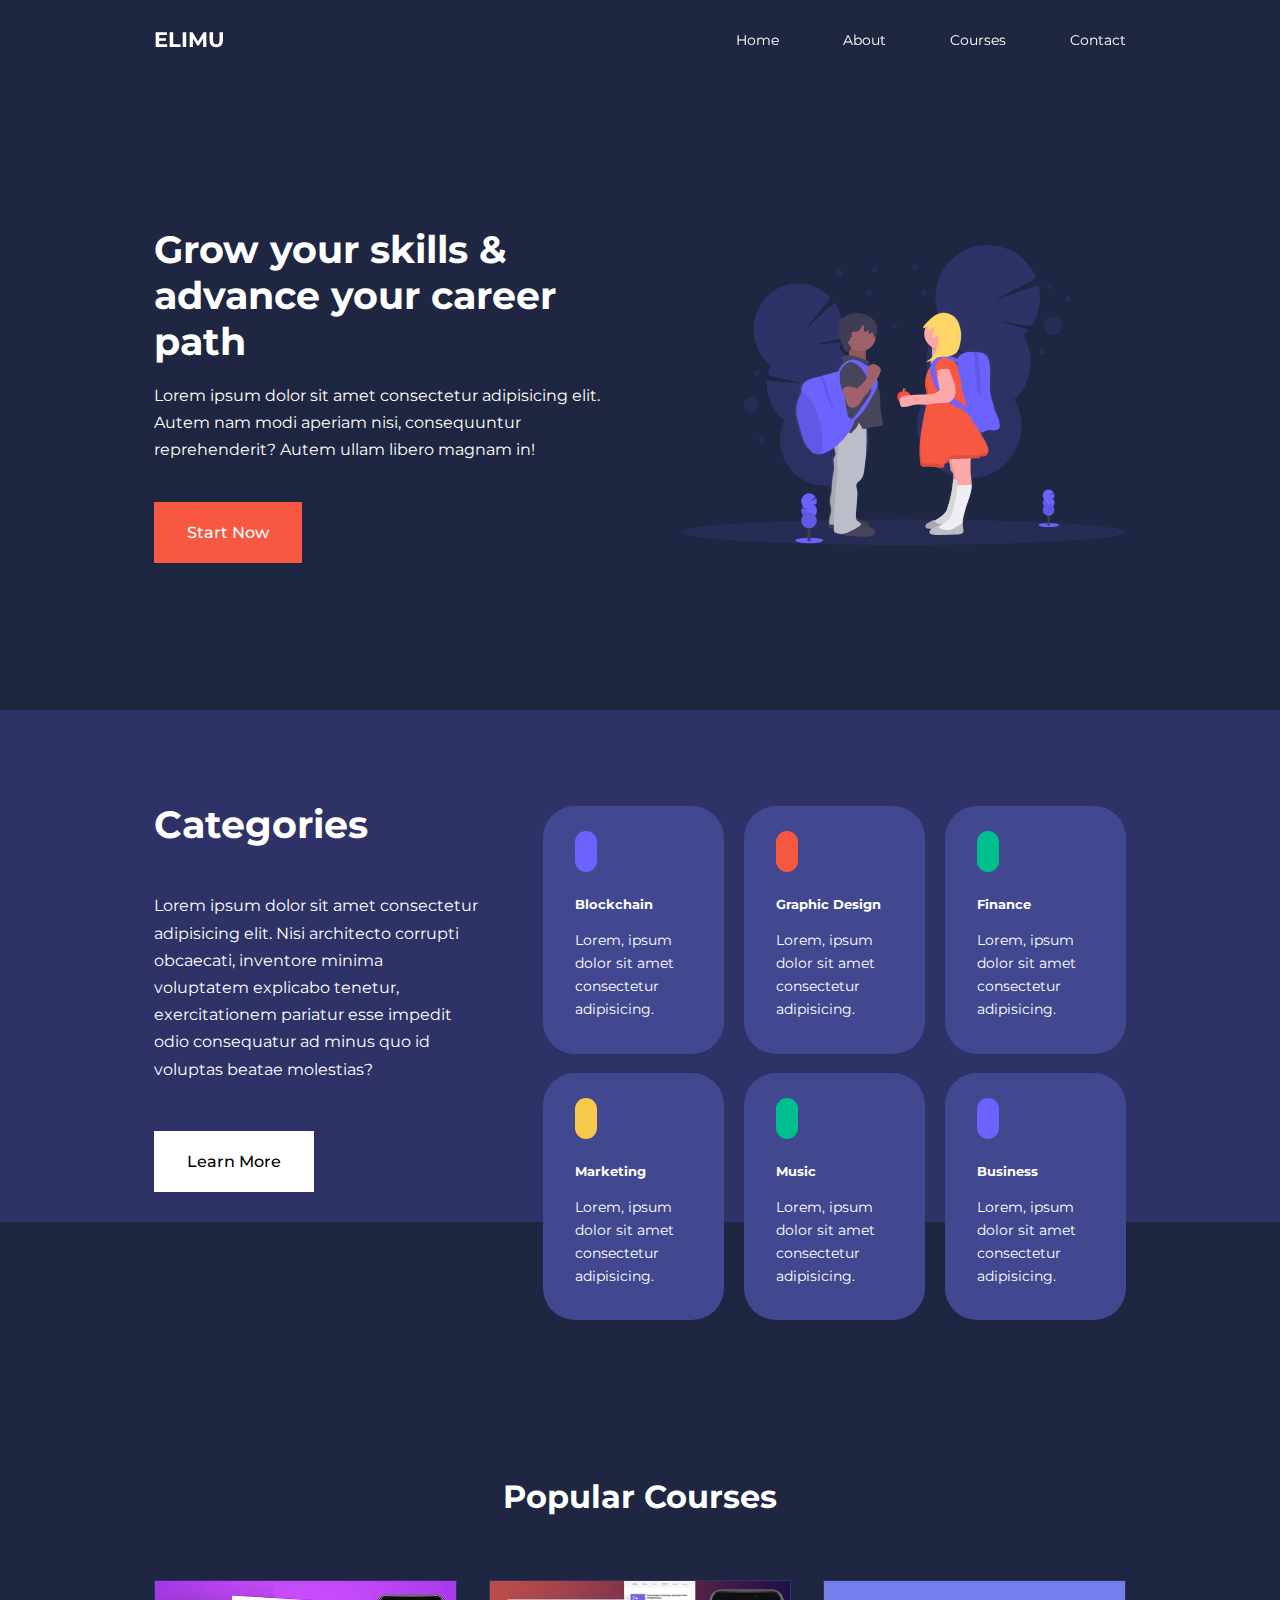
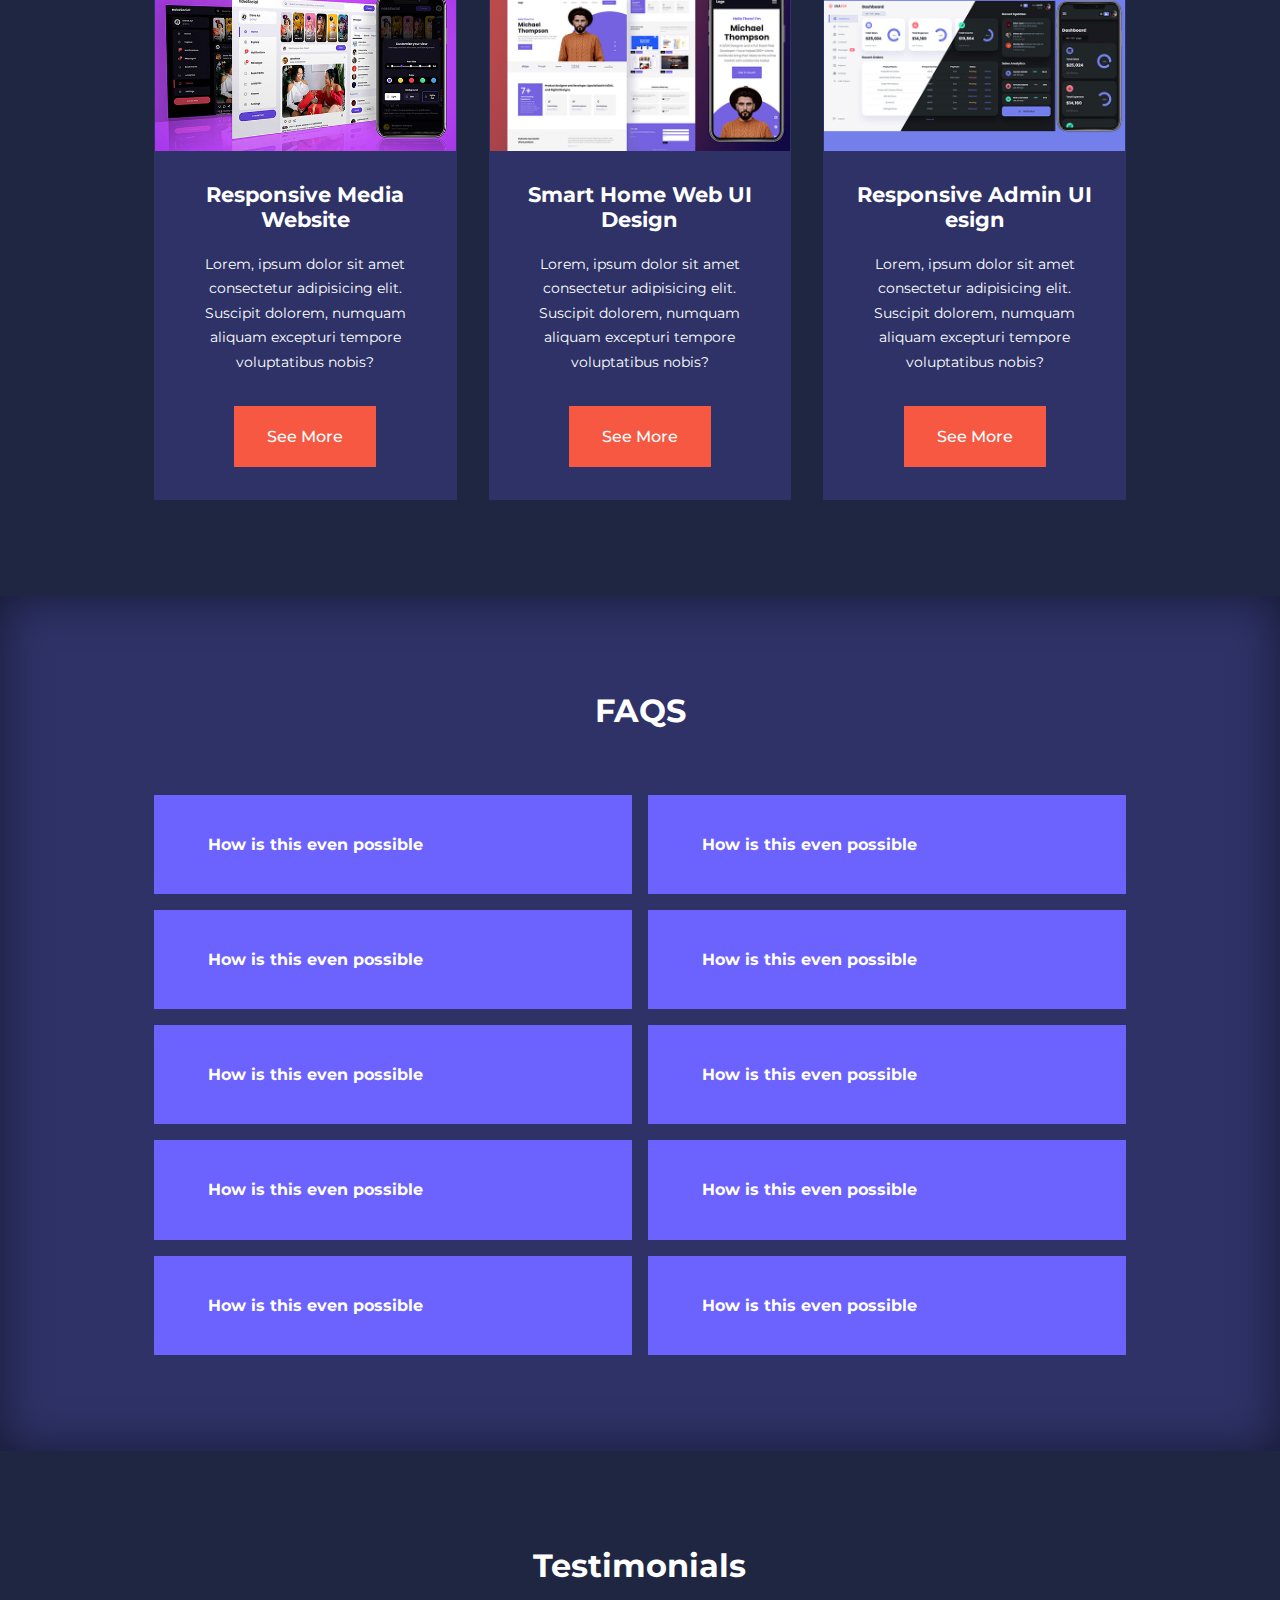
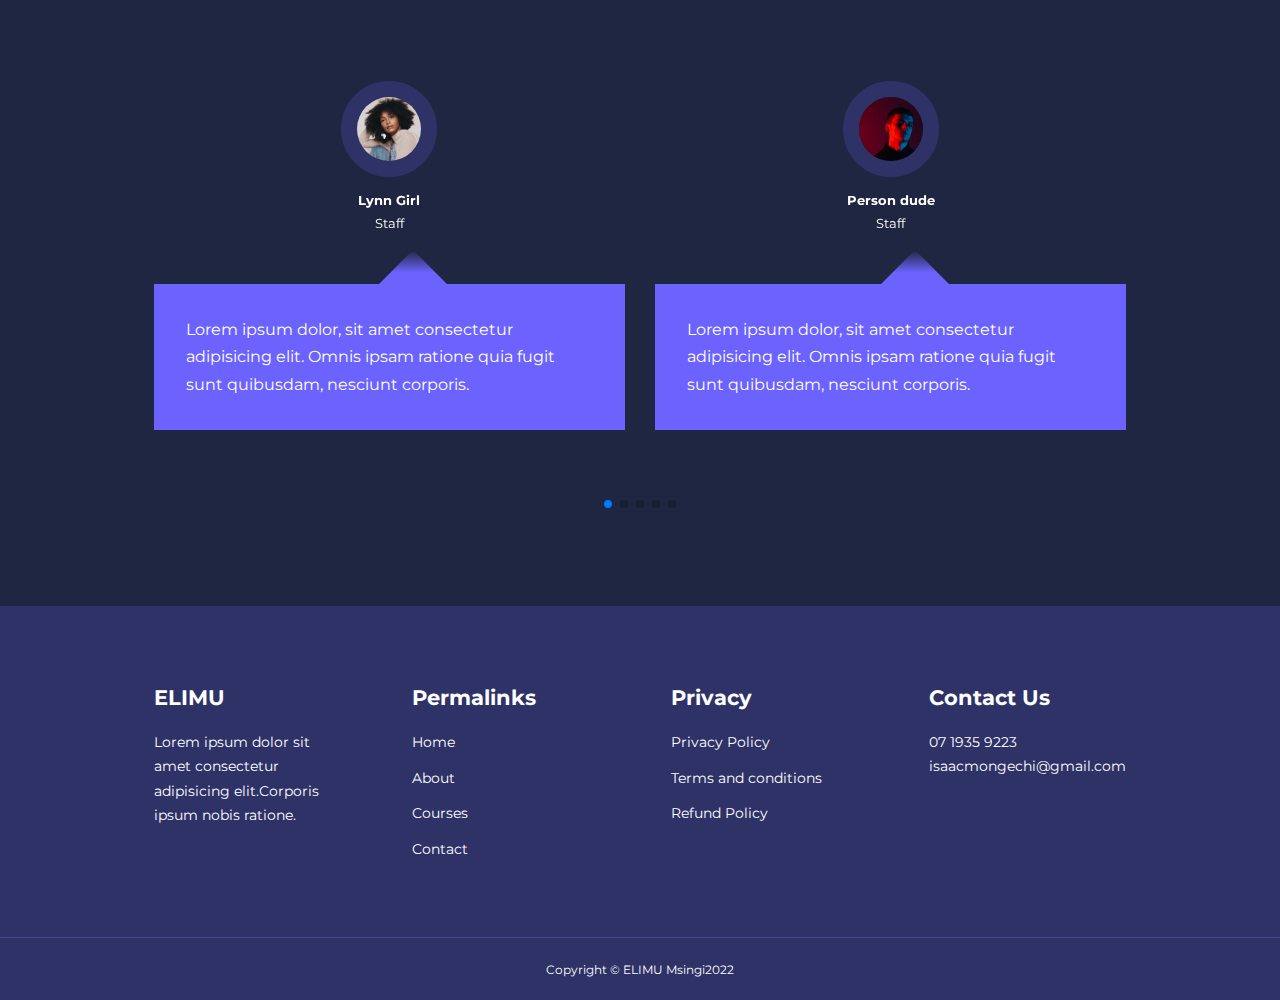
<file: index.html>
<!DOCTYPE html>
<html lang="en">

<head>
    <meta charset="UTF-8">
    <meta http-equiv="X-UA-Compatible" content="IE=edge">
    <meta name="viewport" content="width=device-width, initial-scale=1.0">
    <title>ELIMU</title>
    <!--- ICONSCOUT CDN -->
    <link rel="stylesheet" href="https://unicons.iconscout.com/release/v4.0.0/css/line.css">
    <!--- GOOGLE FONTS -->
    <link rel="preconnect" href="https://fonts.googleapis.com">
    <link rel="preconnect" href="https://fonts.gstatic.com" crossorigin>
    <link href="https://fonts.googleapis.com/css2?family=Montserrat:wght@300;400;500;600;700;800;900&display=swap"
        rel="stylesheet">
    <!--- SWIPERJS CDN -->
    <link rel="stylesheet" href="https://unpkg.com/swiper@8/swiper-bundle.min.css" />
    <link rel="stylesheet" href="./css/style.css">
</head>

<body>
    <nav>
        <div class="container nav__container">
            <a href="index.html">
                <h4>ELIMU</h4>
            </a>
            <ul class="nav__menu">
                <li><a href="index.html">Home</a></li>
                <li><a href="about.html">About</a></li>
                <li><a href="courses.html">Courses</a></li>
                <li><a href="contact.html">Contact</a></li>
            </ul>
            <button id="open-menu-btn"><i class="uil uil-bars"></i></button>
            <button id="close-menu-btn"><i class="uil uil-multiply"></i></button>
        </div>
    </nav>
    <!---- ============= END OF NAVBAR ========== -->





    <header>
        <div class="container header__container">
            <div class="header__left">
                <h1>Grow your skills & advance your career path</h1>
                <p>Lorem ipsum dolor sit amet consectetur adipisicing elit.
                    Autem nam modi aperiam nisi, consequuntur
                    reprehenderit? Autem ullam libero magnam in!
                </p>
                <a href="courses.html" class="btn btn-primary">Start Now</a>
            </div>

            <div class="header__right">
                <div class="header__right-image">
                    <img src="./images/header.svg">
                </div>
            </div>
        </div>
    </header>
    <!--- =============== END OF HEADER ============-->






    <section class="categories">
        <div class=" container categories__container">
            <div class="categories__left">
                <h1>Categories</h1>
                <p>Lorem ipsum dolor sit amet consectetur adipisicing elit. Nisi architecto corrupti obcaecati,
                    inventore minima voluptatem explicabo tenetur, exercitationem pariatur esse impedit odio consequatur
                    ad minus quo id voluptas beatae molestias?
                </p>
                <a href="#" class="btn">Learn More</a>
            </div>

            <div class="categories__right">
                <article class="category">
                    <span class="category__icon"><i class="uil uil-bitcoin-circle"></i></span>
                    <h5>Blockchain</h5>
                    <p>Lorem, ipsum dolor sit amet consectetur adipisicing.</p>
                </article>

                <article class="category">
                    <span class="category__icon"><i class="uil uil-palette"></i></span>
                    <h5>Graphic Design</h5>
                    <p>Lorem, ipsum dolor sit amet consectetur adipisicing.</p>
                </article>

                <article class="category">
                    <span class="category__icon"><i class="uil uil-usd-circle"></i></span>
                    <h5>Finance</h5>
                    <p>Lorem, ipsum dolor sit amet consectetur adipisicing.</p>
                </article>

                <article class="category">
                    <span class="category__icon"><i class="uil uil-megaphone"></i></span>
                    <h5>Marketing</h5>
                    <p>Lorem, ipsum dolor sit amet consectetur adipisicing.</p>
                </article>

                <article class="category">
                    <span class="category__icon"><i class="uil uil-music"></i></span>
                    <h5>Music</h5>
                    <p>Lorem, ipsum dolor sit amet consectetur adipisicing.</p>
                </article>

                <article class="category">
                    <span class="category__icon"><i class="uil uil-puzzle-piece"></i></i></span>
                    <h5>Business</h5>
                    <p>Lorem, ipsum dolor sit amet consectetur adipisicing.</p>
                </article>
            </div>
        </div>
    </section>
    <!--- =================END OF CATEGORIES =================== -->



    <section class="courses">
        <h2>Popular Courses</h2>
        <div class="container courses__container">
            <article class="course">
                <div class="course__image">
                    <img src="./images/course1.jpg">
                </div>
                <div class="course__info">
                    <h4>Responsive Media Website</h4>
                    <p>Lorem, ipsum dolor sit amet consectetur adipisicing elit. Suscipit dolorem, numquam aliquam
                        excepturi
                        tempore voluptatibus nobis?
                    </p>
                    <a href="courses.html" class="btn btn-primary">See More</a>
                </div>
            </article>

            <article class="course">
                <div class="course__image">
                    <img src="./images/course2.jpg">
                </div>
                <div class="course__info">
                    <h4>Smart Home Web UI Design</h4>
                    <p>Lorem, ipsum dolor sit amet consectetur adipisicing elit. Suscipit dolorem, numquam aliquam
                        excepturi
                        tempore voluptatibus nobis?
                    </p>
                    <a href="courses.html" class="btn btn-primary">See More</a>
                </div>
            </article>

            <article class="course">
                <div class="course__image">
                    <img src="./images/course3.jpg">
                </div>
                <div class="course__info">
                    <h4>Responsive Admin UI esign</h4>
                    <p>Lorem, ipsum dolor sit amet consectetur adipisicing elit. Suscipit dolorem, numquam aliquam
                        excepturi
                        tempore voluptatibus nobis?
                    </p>
                    <a href="courses.html" class="btn btn-primary">See More</a>
                </div>
            </article>
        </div>
    </section>
    <!--- =================END OF COURSES =================== -->







    <section class="faqs">
        <h2>FAQS</h2>
        <div class="container faqs__container">
            <article class="faq">
                <div class="faq__icon"><i class="uil uil-plus"></i></div>
                <div class="question__answer">
                    <h4>How is this even possible</h4>
                    <p>
                        Lorem ipsum dolor sit amet consectetur adipisicing elit. Laborum iusto dolore pariatur
                        blanditiis deleniti. Repellat culpa veritatis recusandae tenetur libero doloremque! Sapiente
                        eligendi architecto rerum perferendis iure? Omnis, quam corrupti.
                    </p>
                </div>
            </article>

            <article class="faq">
                <div class="faq__icon"><i class="uil uil-plus"></i></div>
                <div class="question__answer">
                    <h4>How is this even possible</h4>
                    <p>
                        Lorem ipsum dolor sit amet consectetur adipisicing elit. Laborum iusto dolore pariatur
                        blanditiis deleniti. Repellat culpa veritatis recusandae tenetur libero doloremque! Sapiente
                        eligendi architecto rerum perferendis iure? Omnis, quam corrupti.
                    </p>
                </div>
            </article>

            <article class="faq">
                <div class="faq__icon"><i class="uil uil-plus"></i></div>
                <div class="question__answer">
                    <h4>How is this even possible</h4>
                    <p>
                        Lorem ipsum dolor sit amet consectetur adipisicing elit. Laborum iusto dolore pariatur
                        blanditiis deleniti. Repellat culpa veritatis recusandae tenetur libero doloremque! Sapiente
                        eligendi architecto rerum perferendis iure? Omnis, quam corrupti.
                    </p>
                </div>
            </article>

            <article class="faq">
                <div class="faq__icon"><i class="uil uil-plus"></i></div>
                <div class="question__answer">
                    <h4>How is this even possible</h4>
                    <p>
                        Lorem ipsum dolor sit amet consectetur adipisicing elit. Laborum iusto dolore pariatur
                        blanditiis deleniti. Repellat culpa veritatis recusandae tenetur libero doloremque! Sapiente
                        eligendi architecto rerum perferendis iure? Omnis, quam corrupti.
                    </p>
                </div>
            </article>

            <article class="faq">
                <div class="faq__icon"><i class="uil uil-plus"></i></div>
                <div class="question__answer">
                    <h4>How is this even possible</h4>
                    <p>
                        Lorem ipsum dolor sit amet consectetur adipisicing elit. Laborum iusto dolore pariatur
                        blanditiis deleniti. Repellat culpa veritatis recusandae tenetur libero doloremque! Sapiente
                        eligendi architecto rerum perferendis iure? Omnis, quam corrupti.
                    </p>
                </div>
            </article>

            <article class="faq">
                <div class="faq__icon"><i class="uil uil-plus"></i></div>
                <div class="question__answer">
                    <h4>How is this even possible</h4>
                    <p>
                        Lorem ipsum dolor sit amet consectetur adipisicing elit. Laborum iusto dolore pariatur
                        blanditiis deleniti. Repellat culpa veritatis recusandae tenetur libero doloremque! Sapiente
                        eligendi architecto rerum perferendis iure? Omnis, quam corrupti.
                    </p>
                </div>
            </article>

            <article class="faq">
                <div class="faq__icon"><i class="uil uil-plus"></i></div>
                <div class="question__answer">
                    <h4>How is this even possible</h4>
                    <p>
                        Lorem ipsum dolor sit amet consectetur adipisicing elit. Laborum iusto dolore pariatur
                        blanditiis deleniti. Repellat culpa veritatis recusandae tenetur libero doloremque! Sapiente
                        eligendi architecto rerum perferendis iure? Omnis, quam corrupti.
                    </p>
                </div>
            </article>

            <article class="faq">
                <div class="faq__icon"><i class="uil uil-plus"></i></div>
                <div class="question__answer">
                    <h4>How is this even possible</h4>
                    <p>
                        Lorem ipsum dolor sit amet consectetur adipisicing elit. Laborum iusto dolore pariatur
                        blanditiis deleniti. Repellat culpa veritatis recusandae tenetur libero doloremque! Sapiente
                        eligendi architecto rerum perferendis iure? Omnis, quam corrupti.
                    </p>
                </div>
            </article>

            <article class="faq">
                <div class="faq__icon"><i class="uil uil-plus"></i></div>
                <div class="question__answer">
                    <h4>How is this even possible</h4>
                    <p>
                        Lorem ipsum dolor sit amet consectetur adipisicing elit. Laborum iusto dolore pariatur
                        blanditiis deleniti. Repellat culpa veritatis recusandae tenetur libero doloremque! Sapiente
                        eligendi architecto rerum perferendis iure? Omnis, quam corrupti.
                    </p>
                </div>
            </article>

            <article class="faq">
                <div class="faq__icon"><i class="uil uil-plus"></i></div>
                <div class="question__answer">
                    <h4>How is this even possible</h4>
                    <p>
                        Lorem ipsum dolor sit amet consectetur adipisicing elit. Laborum iusto dolore pariatur
                        blanditiis deleniti. Repellat culpa veritatis recusandae tenetur libero doloremque! Sapiente
                        eligendi architecto rerum perferendis iure? Omnis, quam corrupti.
                    </p>
                </div>
            </article>
        </div>
    </section>
    <!--- =================END OF FAQS =================== -->








    <section class="container testimonials__container mySwiper">
        <h2>Testimonials</h2>
        <div class="swiper-wrapper">
            <article class="testimonial swiper-slide">
                <div class="avatar">
                    <img src="./images/avatar1.jpg">
                </div>
                <div class="testimonial__info">
                    <h5>Lynn Girl</h5>
                    <small>Staff</small>
                </div>
                <div class="testimonial__body">
                    <p>Lorem ipsum dolor, sit amet consectetur adipisicing elit. Omnis ipsam ratione quia fugit sunt
                        quibusdam, nesciunt corporis.
                    </p>

                </div>
            </article>

            <article class="testimonial swiper-slide">
                <div class="avatar">
                    <img src="./images/avatar2.jpg">
                </div>
                <div class="testimonial__info">
                    <h5>Person dude</h5>
                    <small>Staff</small>
                </div>
                <div class="testimonial__body">
                    <p>Lorem ipsum dolor, sit amet consectetur adipisicing elit. Omnis ipsam ratione quia fugit sunt
                        quibusdam, nesciunt corporis.
                    </p>

                </div>
            </article>

            <article class="testimonial swiper-slide">
                <div class="avatar">
                    <img src="./images/avatar3.jpg">
                </div>
                <div class="testimonial__info">
                    <h5>Another guy</h5>
                    <small>Staff</small>
                </div>
                <div class="testimonial__body">
                    <p>Lorem ipsum dolor, sit amet consectetur adipisicing elit. Omnis ipsam ratione quia fugit sunt
                        quibusdam, nesciunt corporis.
                    </p>

                </div>
            </article>

            <article class="testimonial swiper-slide">
                <div class="avatar">
                    <img src="./images/avatar4.jpg">
                </div>
                <div class="testimonial__info">
                    <h5>This guy</h5>
                    <small>Staff</small>
                </div>
                <div class="testimonial__body">
                    <p>Lorem ipsum dolor, sit amet consectetur adipisicing elit. Omnis ipsam ratione quia fugit sunt
                        quibusdam, nesciunt corporis.
                    </p>

                </div>
            </article>

            <article class="testimonial swiper-slide">
                <div class="avatar">
                    <img src="./images/avatar5.jpg">
                </div>
                <div class="testimonial__info">
                    <h5>Dude guy</h5>
                    <small>Staff</small>
                </div>
                <div class="testimonial__body">
                    <p>Lorem ipsum dolor, sit amet consectetur adipisicing elit. Omnis ipsam ratione quia fugit sunt
                        quibusdam, nesciunt corporis.
                    </p>

                </div>
            </article>

            <article class="testimonial swiper-slide">
                <div class="avatar">
                    <img src="./images/avatar6.jpg">
                </div>
                <div class="testimonial__info">
                    <h5>Bro dude</h5>
                    <small>Staff</small>
                </div>
                <div class="testimonial__body">
                    <p>Lorem ipsum dolor, sit amet consectetur adipisicing elit. Omnis ipsam ratione quia fugit sunt
                        quibusdam, nesciunt corporis.
                    </p>

                </div>
            </article>
        </div>
        <div class="swiper-pagination"></div>
    </section>
    <!--- =================END OF TESTIMONIALS =================== -->


    <footer class="footer">
        <div class="container footer__container">
            <div class="footer_1">
                <a href="index.html" class="footer_logo">
                    <h4>ELIMU</h4>
                </a>
                <p>
                    Lorem ipsum dolor sit amet consectetur adipisicing elit.Corporis ipsum nobis ratione.
                </p>
            </div>
            <div class="footer_2">
                <h4>Permalinks</h4>
                <ul class="permalinks">
                    <li><a href="index.html"> Home </a></li>
                    <li><a href="about.html"> About </a></li>
                    <li><a href="courses.html"> Courses </a></li>
                    <li><a href="contact.html"> Contact </a></li>
                </ul>
            </div>
            <div class="footer_3">
                <h4>Privacy</h4>
                <ul class="privacy">
                    <li><a href="#"> Privacy Policy </a></li>
                    <li><a href="#"> Terms and conditions </a></li>
                    <li><a href="#"> Refund Policy</a></li>
                </ul>
            </div>
            <div class="footer_4">
                <h4>Contact Us</h4>
                <div>
                    <p>07 1935 9223</p>
                    <p>isaacmongechi@gmail.com</p>
                </div>

                <ul class="footer__socials">
                    <li><a href="#"><i class="uil uil-facebook-f"></i></a></li>
                    <li><a href="#"><i class="uil uil-instagram-alt"></i></a></li>
                    <li><a href="#"><i class="uil uil-twitter"></i></a></li>
                    <li><a href="#"><i class="uil uil-linkedin-alt"></i></a></li>
                </ul>
            </div>
        </div>
        <div class="footer__copyright">
            <small>Copyright &copy; ELIMU Msingi2022</small>
        </div>
    </footer>


    <script src="https://unpkg.com/swiper@8/swiper-bundle.min.js"></script>
    <script src="./main.js"></script>

    <script>
        var swiper = new Swiper(".mySwiper", {
            slidesPerView: 1,
            spaceBetween: 30,
            pagination: {
                el: ".swiper-pagination",
                clickable: true,
            },
            //when window width is >= 600px
            breakpoints: {
                600: {
                    slidesPerView: 2
                }
            }
        });
    </script>
</body>

</html>
</file>
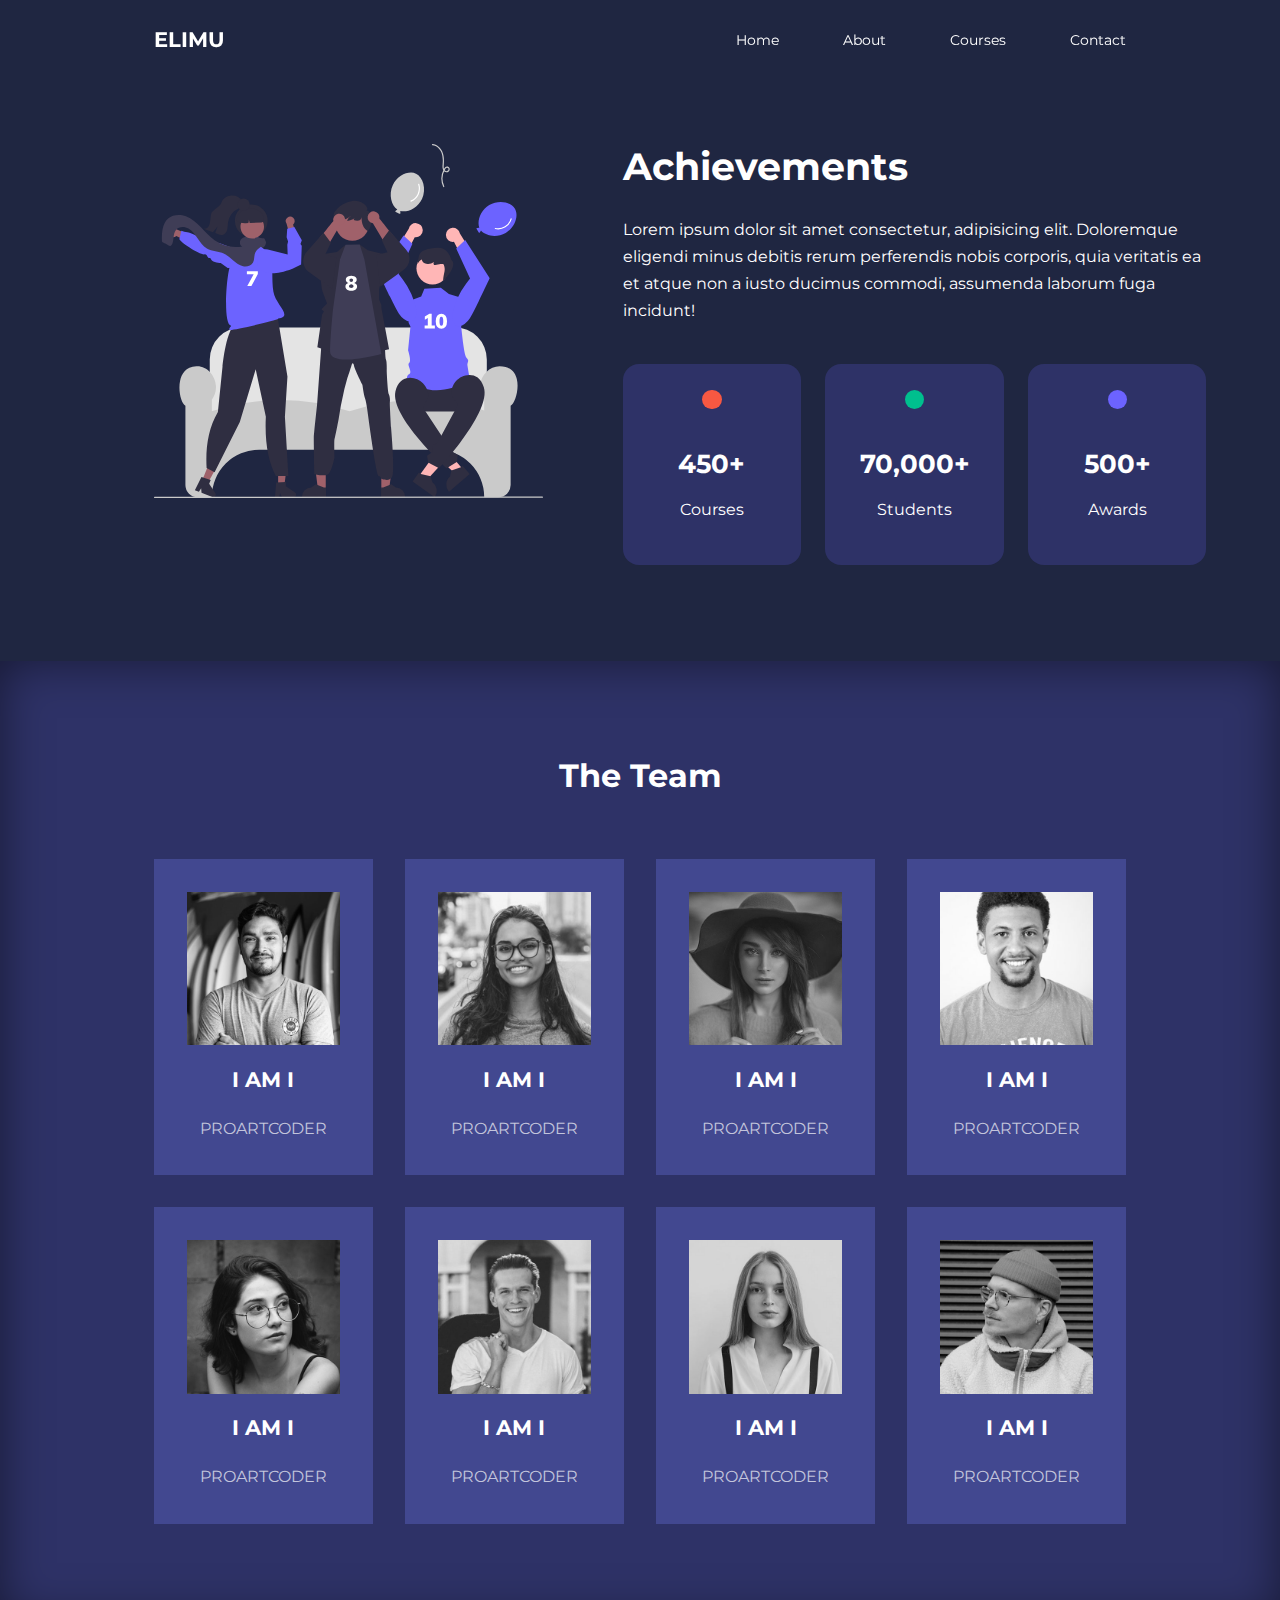
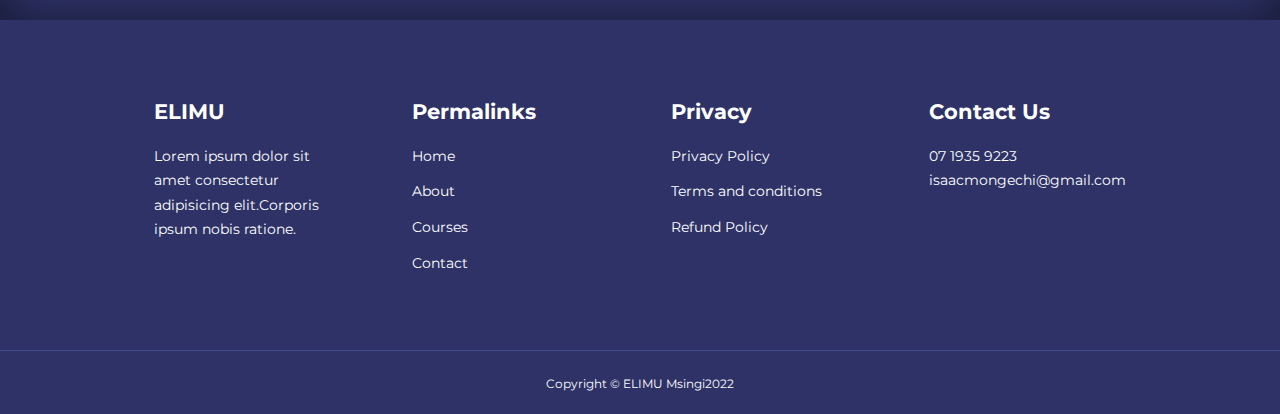
<file: about.html>
<!DOCTYPE html>
<html lang="en">

<head>
    <meta charset="UTF-8">
    <meta http-equiv="X-UA-Compatible" content="IE=edge">
    <meta name="viewport" content="width=device-width, initial-scale=1.0">
    <title>ELIMU</title>
    <!--- ICONSCOUT CDN -->
    <link rel="stylesheet" href="https://unicons.iconscout.com/release/v4.0.0/css/line.css">
    <!--- GOOGLE FONTS -->
    <link rel="preconnect" href="https://fonts.googleapis.com">
    <link rel="preconnect" href="https://fonts.gstatic.com" crossorigin>
    <link href="https://fonts.googleapis.com/css2?family=Montserrat:wght@300;400;500;600;700;800;900&display=swap"
        rel="stylesheet">
    <!--- SWIPERJS CDN -->
    <link rel="stylesheet" href="./css/style.css">
    <link rel="stylesheet" href="./css/about.css">

</head>

<body>
    <nav>
        <div class="container nav__container">
            <a href="index.html">
                <h4>ELIMU</h4>
            </a>
            <ul class="nav__menu">
                <li><a href="index.html">Home</a></li>
                <li><a href="about.html">About</a></li>
                <li><a href="courses.html">Courses</a></li>
                <li><a href="contact.html">Contact</a></li>
            </ul>
            <button id="open-menu-btn"><i class="uil uil-bars"></i></button>
            <button id="close-menu-btn"><i class="uil uil-multiply"></i></button>
        </div>
    </nav>
    <!---- ============= END OF NAVBAR ========== -->



    <section class="about__achievements">
        <div class="container about__achievements-container">
            <div class="about__achievements-left">
                <img src="./images/about achievements.svg">
            </div>
            <div class="about__achievements-right">
                <h1>Achievements</h1>
                <p>Lorem ipsum dolor sit amet consectetur, adipisicing elit. Doloremque eligendi minus debitis rerum
                    perferendis nobis corporis, quia veritatis ea et atque non a iusto ducimus commodi, assumenda
                    laborum fuga incidunt!
                </p>
                <div class="achievements__cards">
                    <article class="achievement__card">
                        <span class="achievement__icon">
                            <i class="uil uil-video"></i>
                        </span>
                        <h3>450+</h3>
                        <p>Courses</p>
                    </article>

                    <article class="achievement__card">
                        <span class="achievement__icon">
                            <i class="uil uil-users-alt"></i>
                        </span>
                        <h3>70,000+</h3>
                        <p>Students</p>
                    </article>

                    <article class="achievement__card">
                        <span class="achievement__icon">
                            <i class="uil uil-award-alt"></i>
                        </span>
                        <h3>500+</h3>
                        <p>Awards</p>
                    </article>
                </div>
            </div>
        </div>
    </section>
    <!---- =================================== END OF ACHIEVEMENTS ========== -->





    <section class="team">
        <h2>The Team</h2>
        <div class="container team__container">
            <article class="team__member">
                <div class="team__member-image">
                    <img src="./images/tm1.jpg">
                </div>
                <div class="team__member-info">
                    <h4>I AM I</h4>
                    <p>PROARTCODER</p>
                </div>
                <div class="team__member-socials">
                    <a href="https://instagram.com" target="_blank"><i class="uil uil-instagram"></i></a>
                    <a href="https://twitter.com" target="_blank"><i class="uil uil-twitter-alt"></i></a>
                    <a href="https://linkedin.com" target="_blank"><i class="uil uil-linkedin-alt"></i></a>
                </div>
            </article>

            <article class="team__member">
                <div class="team__member-image">
                    <img src="./images/tm2.jpg">
                </div>
                <div class="team__member-info">
                    <h4>I AM I</h4>
                    <p>PROARTCODER</p>
                </div>
                <div class="team__member-socials">
                    <a href="https://instagram.com" target="_blank"><i class="uil uil-instagram"></i></a>
                    <a href="https://twitter.com" target="_blank"><i class="uil uil-twitter-alt"></i></a>
                    <a href="https://linkedin.com" target="_blank"><i class="uil uil-linkedin-alt"></i></a>
                </div>
            </article>
            <article class="team__member">
                <div class="team__member-image">
                    <img src="./images/tm3.jpg">
                </div>
                <div class="team__member-info">
                    <h4>I AM I</h4>
                    <p>PROARTCODER</p>
                </div>
                <div class="team__member-socials">
                    <a href="https://instagram.com" target="_blank"><i class="uil uil-instagram"></i></a>
                    <a href="https://twitter.com" target="_blank"><i class="uil uil-twitter-alt"></i></a>
                    <a href="https://linkedin.com" target="_blank"><i class="uil uil-linkedin-alt"></i></a>
                </div>
            </article>
            <article class="team__member">
                <div class="team__member-image">
                    <img src="./images/tm4.jpg">
                </div>
                <div class="team__member-info">
                    <h4>I AM I</h4>
                    <p>PROARTCODER</p>
                </div>
                <div class="team__member-socials">
                    <a href="https://instagram.com" target="_blank"><i class="uil uil-instagram"></i></a>
                    <a href="https://twitter.com" target="_blank"><i class="uil uil-twitter-alt"></i></a>
                    <a href="https://linkedin.com" target="_blank"><i class="uil uil-linkedin-alt"></i></a>
                </div>
            </article>
            <article class="team__member">
                <div class="team__member-image">
                    <img src="./images/tm5.jpg">
                </div>
                <div class="team__member-info">
                    <h4>I AM I</h4>
                    <p>PROARTCODER</p>
                </div>
                <div class="team__member-socials">
                    <a href="https://instagram.com" target="_blank"><i class="uil uil-instagram"></i></a>
                    <a href="https://twitter.com" target="_blank"><i class="uil uil-twitter-alt"></i></a>
                    <a href="https://linkedin.com" target="_blank"><i class="uil uil-linkedin-alt"></i></a>
                </div>
            </article>
            <article class="team__member">
                <div class="team__member-image">
                    <img src="./images/tm6.jpg">
                </div>
                <div class="team__member-info">
                    <h4>I AM I</h4>
                    <p>PROARTCODER</p>
                </div>
                <div class="team__member-socials">
                    <a href="https://instagram.com" target="_blank"><i class="uil uil-instagram"></i></a>
                    <a href="https://twitter.com" target="_blank"><i class="uil uil-twitter-alt"></i></a>
                    <a href="https://linkedin.com" target="_blank"><i class="uil uil-linkedin-alt"></i></a>
                </div>
            </article>
            <article class="team__member">
                <div class="team__member-image">
                    <img src="./images/tm7.jpg">
                </div>
                <div class="team__member-info">
                    <h4>I AM I</h4>
                    <p>PROARTCODER</p>
                </div>
                <div class="team__member-socials">
                    <a href="https://instagram.com" target="_blank"><i class="uil uil-instagram"></i></a>
                    <a href="https://twitter.com" target="_blank"><i class="uil uil-twitter-alt"></i></a>
                    <a href="https://linkedin.com" target="_blank"><i class="uil uil-linkedin-alt"></i></a>
                </div>
            </article>
            <article class="team__member">
                <div class="team__member-image">
                    <img src="./images/tm8.jpg">
                </div>
                <div class="team__member-info">
                    <h4>I AM I</h4>
                    <p>PROARTCODER</p>
                </div>
                <div class="team__member-socials">
                    <a href="https://instagram.com" target="_blank"><i class="uil uil-instagram"></i></a>
                    <a href="https://twitter.com" target="_blank"><i class="uil uil-twitter-alt"></i></a>
                    <a href="https://linkedin.com" target="_blank"><i class="uil uil-linkedin-alt"></i></a>
                </div>
            </article>
        </div>
    </section>
    <!---- =================================== END OF TEAM ========== -->









    <footer class="footer">
        <div class="container footer__container">
            <div class="footer_1">
                <a href="index.html" class="footer_logo">
                    <h4>ELIMU</h4>
                </a>
                <p>
                    Lorem ipsum dolor sit amet consectetur adipisicing elit.Corporis ipsum nobis ratione.
                </p>
            </div>
            <div class="footer_2">
                <h4>Permalinks</h4>
                <ul class="permalinks">
                    <li><a href="index.html"> Home </a></li>
                    <li><a href="about.html"> About </a></li>
                    <li><a href="courses.html"> Courses </a></li>
                    <li><a href="contact.html"> Contact </a></li>
                </ul>
            </div>
            <div class="footer_3">
                <h4>Privacy</h4>
                <ul class="privacy">
                    <li><a href="#"> Privacy Policy </a></li>
                    <li><a href="#"> Terms and conditions </a></li>
                    <li><a href="#"> Refund Policy</a></li>
                </ul>
            </div>
            <div class="footer_4">
                <h4>Contact Us</h4>
                <div>
                    <p>07 1935 9223</p>
                    <p>isaacmongechi@gmail.com</p>
                </div>

                <ul class="footer__socials">
                    <li><a href="#"><i class="uil uil-facebook-f"></i></a></li>
                    <li><a href="#"><i class="uil uil-instagram-alt"></i></a></li>
                    <li><a href="#"><i class="uil uil-twitter"></i></a></li>
                    <li><a href="#"><i class="uil uil-linkedin-alt"></i></a></li>
                </ul>
            </div>
        </div>
        <div class="footer__copyright">
            <small>Copyright &copy; ELIMU Msingi2022</small>
        </div>
    </footer>



    <script src="./main.js"></script>


</body>

</html>
</file>
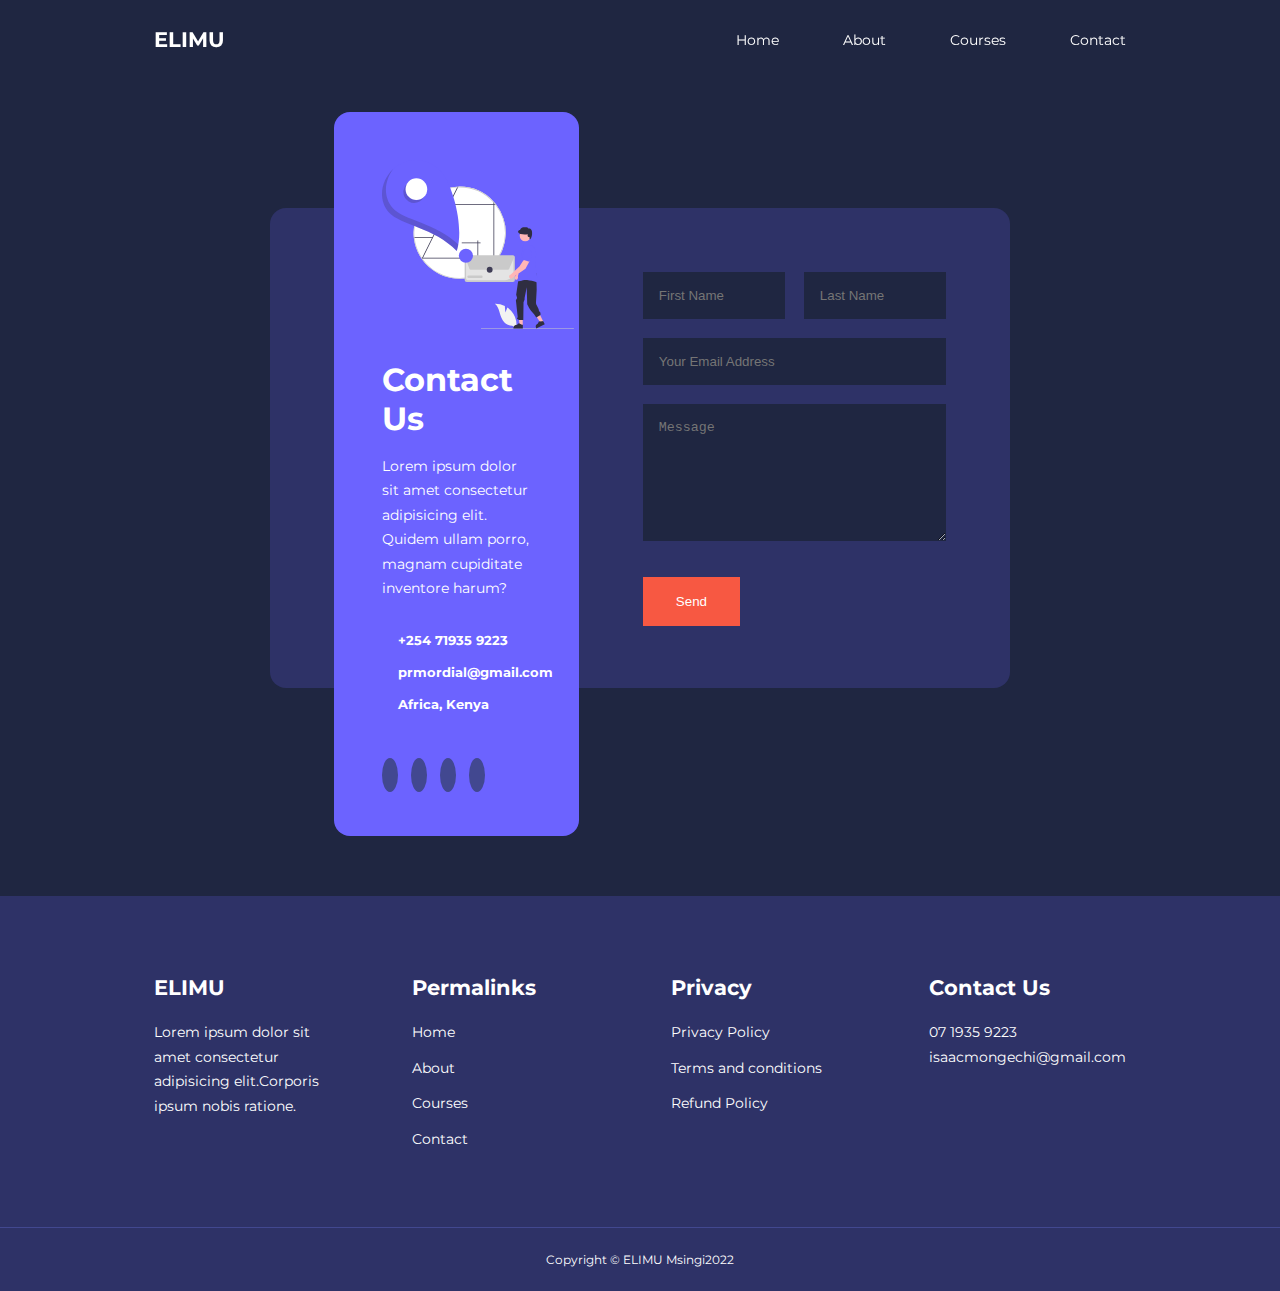
<file: contact.html>
<!DOCTYPE html>
<html lang="en">

<head>
    <meta charset="UTF-8">
    <meta http-equiv="X-UA-Compatible" content="IE=edge">
    <meta name="viewport" content="width=device-width, initial-scale=1.0">
    <title>ELIMU</title>
    <!--- ICONSCOUT CDN -->
    <link rel="stylesheet" href="https://unicons.iconscout.com/release/v4.0.0/css/line.css">
    <!--- GOOGLE FONTS -->
    <link rel="preconnect" href="https://fonts.googleapis.com">
    <link rel="preconnect" href="https://fonts.gstatic.com" crossorigin>
    <link href="https://fonts.googleapis.com/css2?family=Montserrat:wght@300;400;500;600;700;800;900&display=swap"
        rel="stylesheet">
    <link rel="stylesheet" href="./css/style.css">
    <link rel="stylesheet" href="./css/contact.css">


</head>

<body>
    <nav>
        <div class="container nav__container">
            <a href="index.html">
                <h4>ELIMU</h4>
            </a>
            <ul class="nav__menu">
                <li><a href="index.html">Home</a></li>
                <li><a href="about.html">About</a></li>
                <li><a href="courses.html">Courses</a></li>
                <li><a href="contact.html">Contact</a></li>
            </ul>
            <button id="open-menu-btn"><i class="uil uil-bars"></i></button>
            <button id="close-menu-btn"><i class="uil uil-multiply"></i></button>
        </div>
    </nav>
    <!---- ============= END OF NAVBAR ========== -->








    <section class="container">
        <div class="container contact__container">
            <aside class="contact__aside">
                <div class="aside__image">
                    <img src="./images/contact.svg">
                </div>
                <h2>Contact Us</h2>
                <p>Lorem ipsum dolor sit amet consectetur adipisicing elit. Quidem ullam porro, magnam cupiditate
                    inventore harum?
                </p>
                <ul class="contact__details">
                    <li><i class="uil uil-phone-times"></i>
                        <h5>+254 71935 9223</h5>
                    </li>
                    <li><i class="uil uil-envelope"></i>
                        <h5>prmordial@gmail.com</h5>
                    </li>
                    <li><i class="uil uil-location-point"></i>
                        <h5>Africa, Kenya</h5>
                    </li>
                </ul>
                <ul class="contact__socials">
                    <li><a href="#"><i class="uil uil-facebook-f"></i></a></li>
                    <li><a href="#"><i class="uil uil-instagram-alt"></i></a></li>
                    <li><a href="#"><i class="uil uil-twitter"></i></a></li>
                    <li><a href="#"><i class="uil uil-linkedin-alt"></i></a></li>
                </ul>
            </aside>



            <form action="https://formspree.io/f/xqknodrk" class="contact__form" method="POST">
                <div class="form__name">
                    <input type="text" name="First Name" placeholder="First Name" required>
                    <input type="text" name="Last Name" placeholder="Last Name" required>
                </div>
                <input type="email" name="Email Address" placeholder="Your Email Address" required>
                <textarea name="Message" rows="7" placeholder="Message" required></textarea>
                <button type="submit" class="btn btn-primary">Send</button>
            </form>
        </div>
    </section>











    <footer class="footer">
        <div class="container footer__container">
            <div class="footer_1">
                <a href="index.html" class="footer_logo">
                    <h4>ELIMU</h4>
                </a>
                <p>
                    Lorem ipsum dolor sit amet consectetur adipisicing elit.Corporis ipsum nobis ratione.
                </p>
            </div>
            <div class="footer_2">
                <h4>Permalinks</h4>
                <ul class="permalinks">
                    <li><a href="index.html"> Home </a></li>
                    <li><a href="about.html"> About </a></li>
                    <li><a href="courses.html"> Courses </a></li>
                    <li><a href="contact.html"> Contact </a></li>
                </ul>
            </div>
            <div class="footer_3">
                <h4>Privacy</h4>
                <ul class="privacy">
                    <li><a href="#"> Privacy Policy </a></li>
                    <li><a href="#"> Terms and conditions </a></li>
                    <li><a href="#"> Refund Policy</a></li>
                </ul>
            </div>
            <div class="footer_4">
                <h4>Contact Us</h4>
                <div>
                    <p>07 1935 9223</p>
                    <p>isaacmongechi@gmail.com</p>
                </div>

                <ul class="footer__socials">
                    <li><a href="#"><i class="uil uil-facebook-f"></i></a></li>
                    <li><a href="#"><i class="uil uil-instagram-alt"></i></a></li>
                    <li><a href="#"><i class="uil uil-twitter"></i></a></li>
                    <li><a href="#"><i class="uil uil-linkedin-alt"></i></a></li>
                </ul>
            </div>
        </div>
        <div class="footer__copyright">
            <small>Copyright &copy; ELIMU Msingi2022</small>
        </div>
    </footer>



    <script src="./main.js"></script>


</body>

</html>
</file>
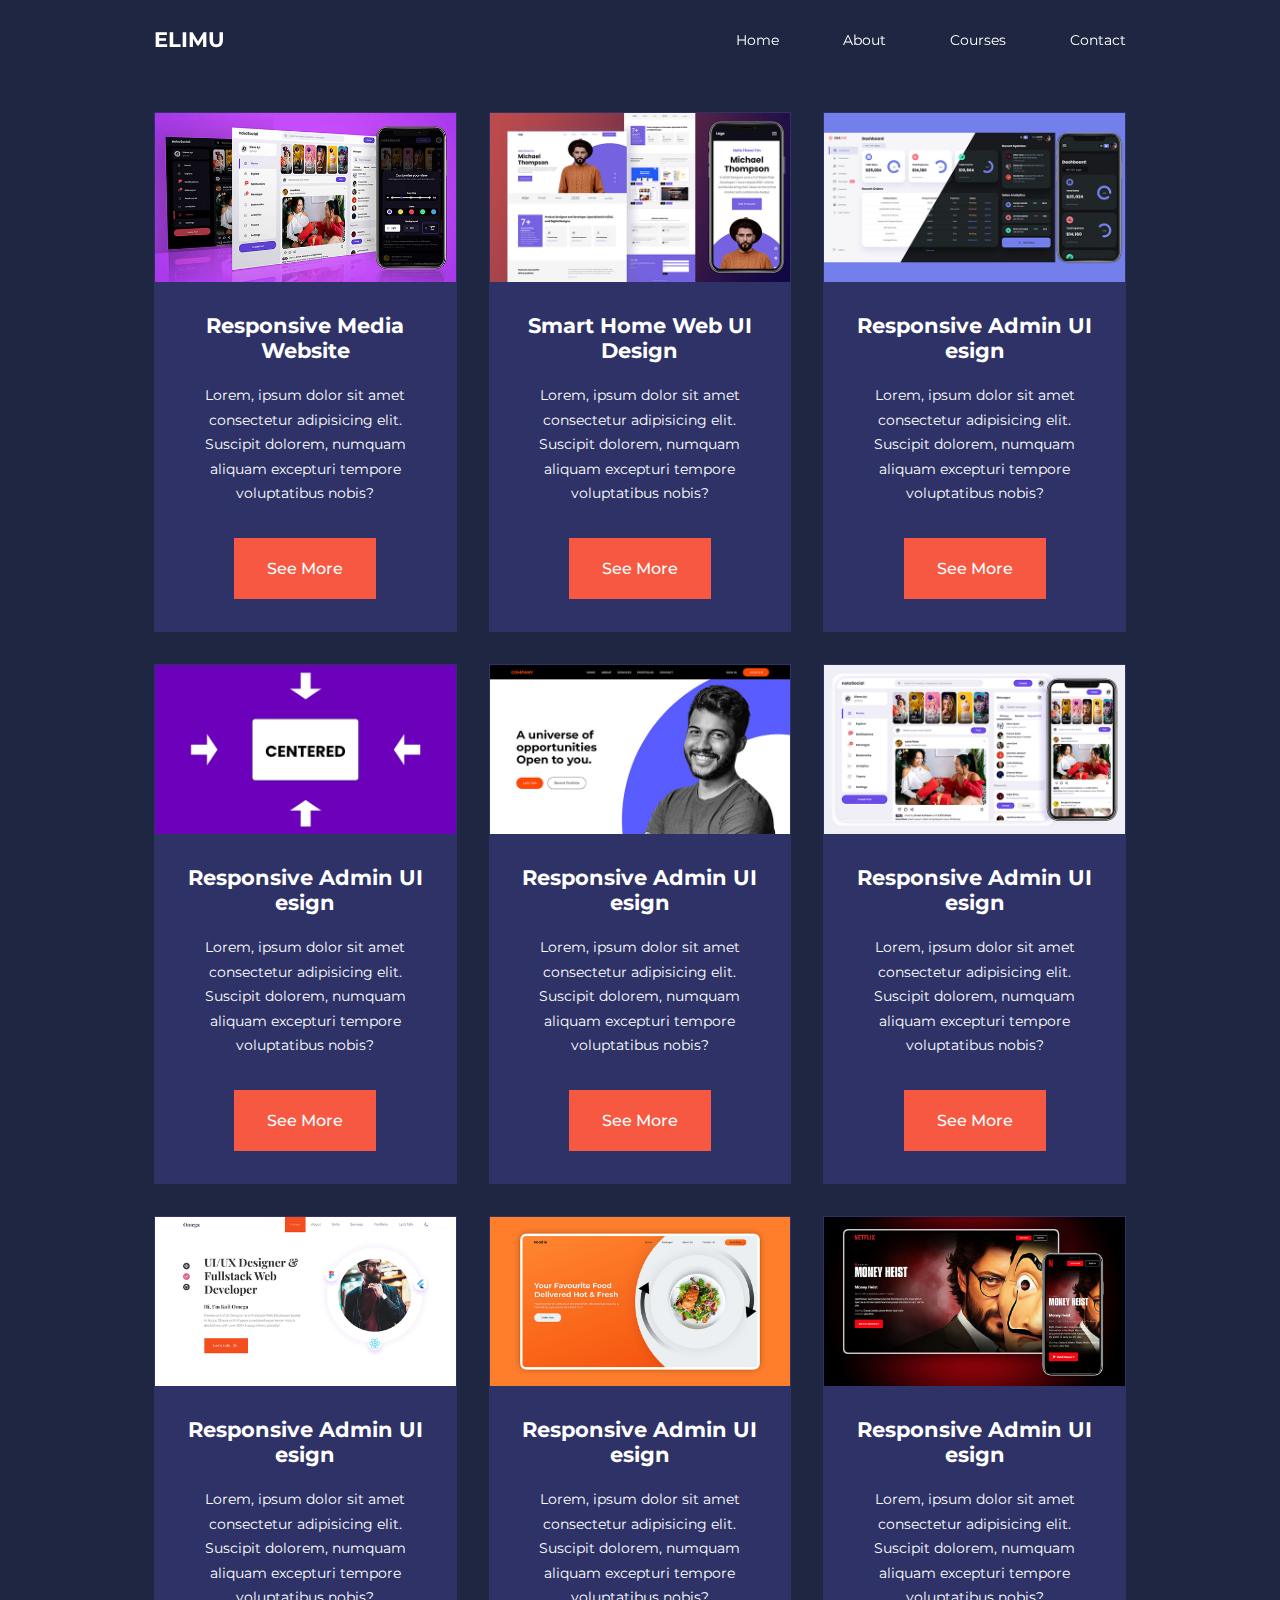
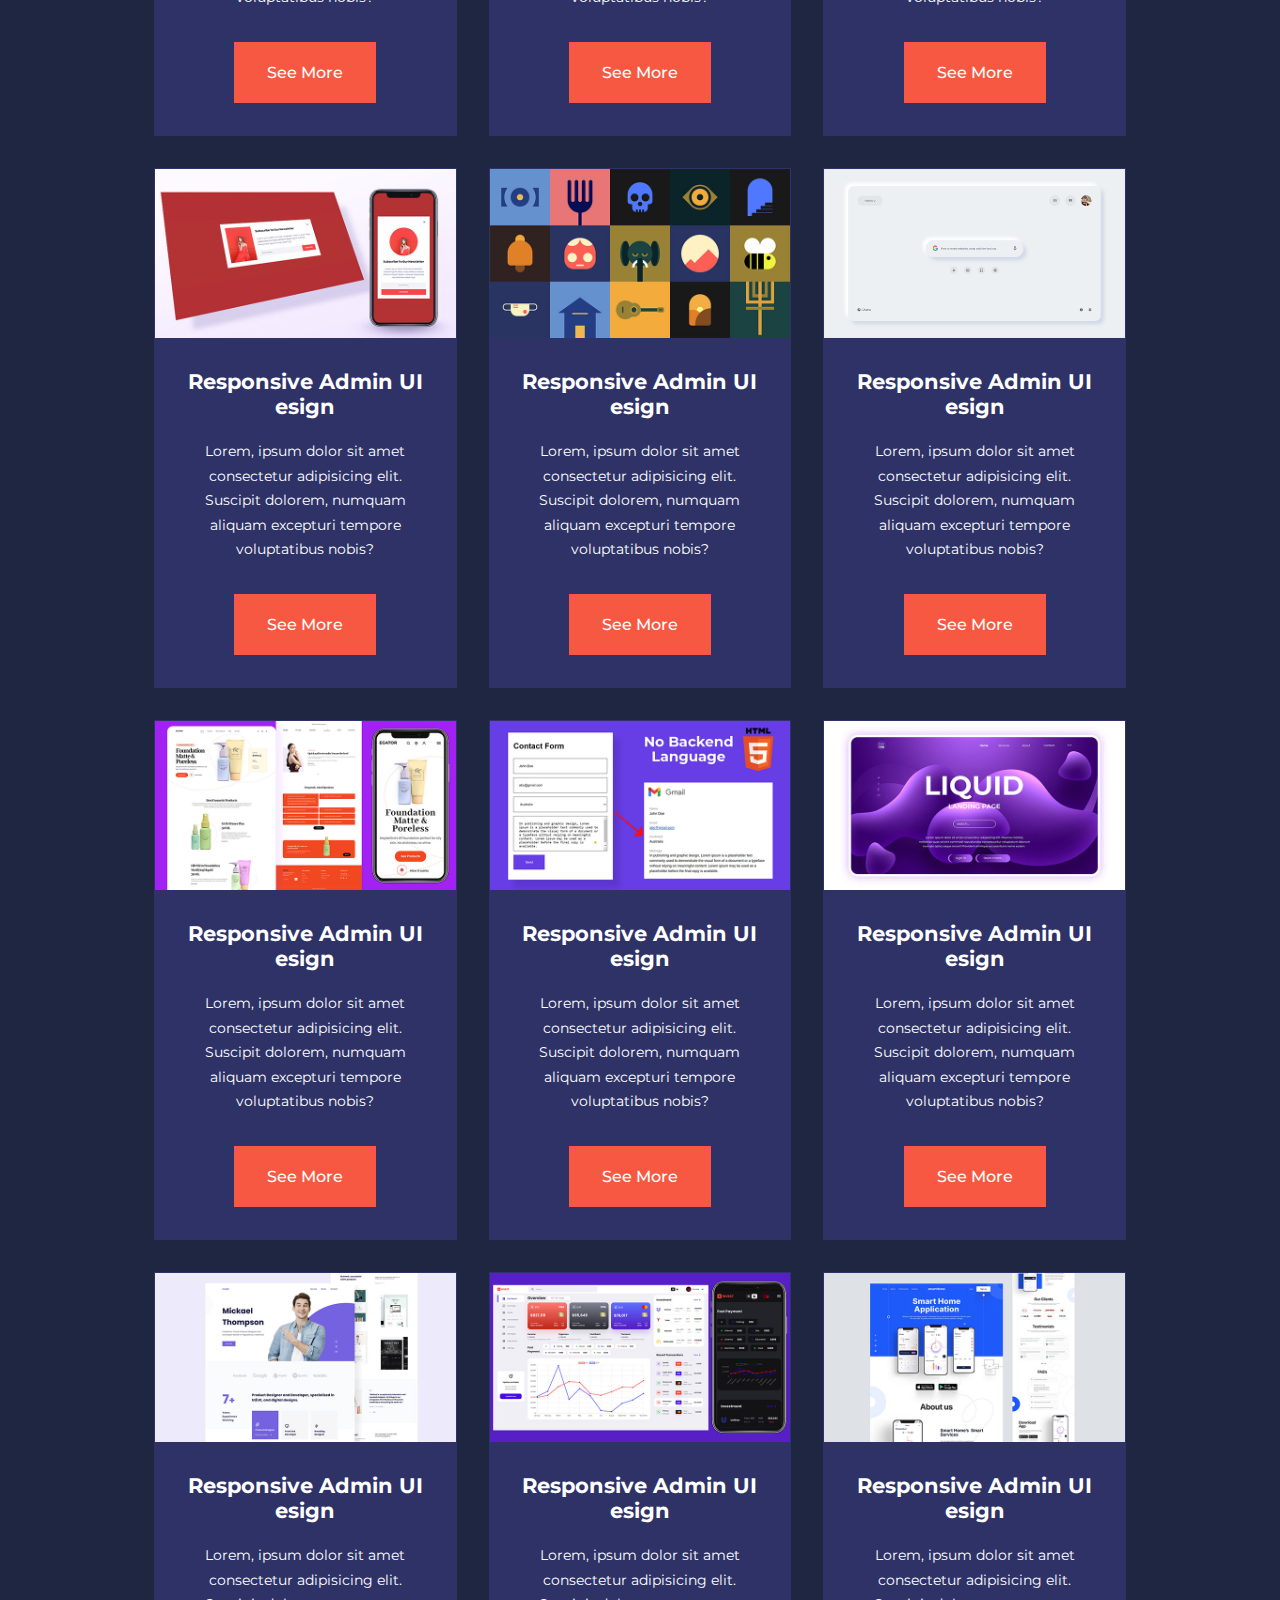
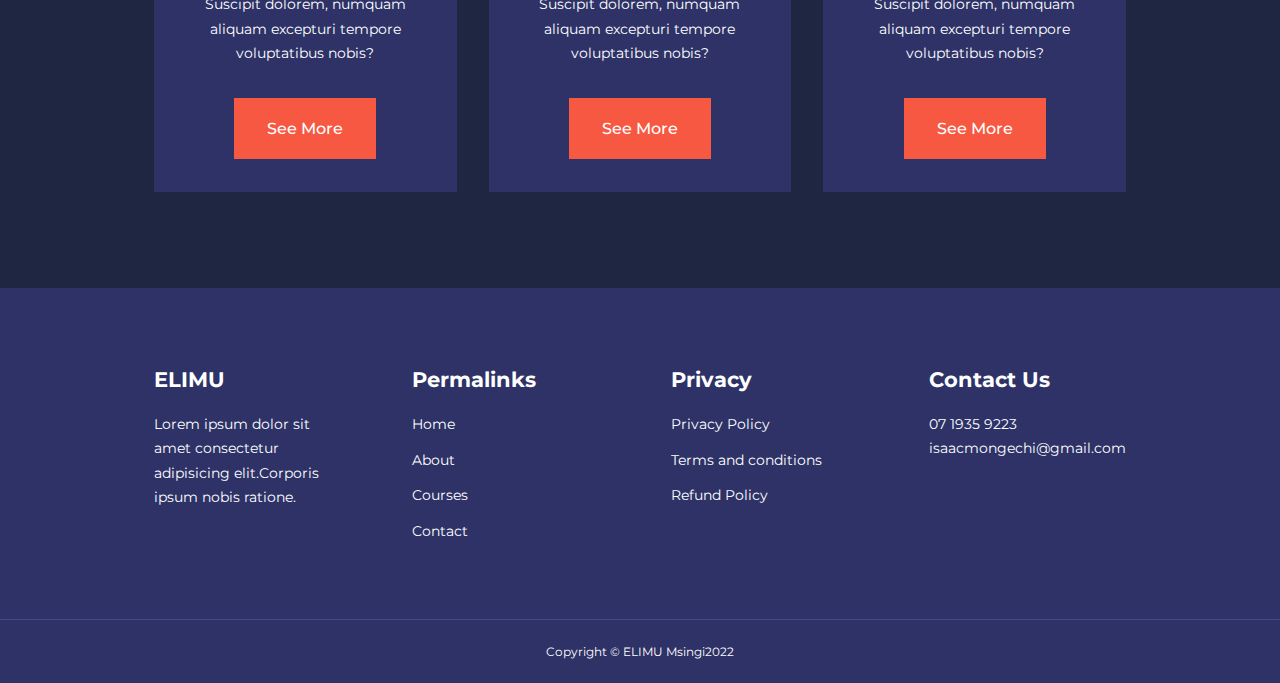
<file: courses.html>
<!DOCTYPE html>
<html lang="en">

<head>
    <meta charset="UTF-8">
    <meta http-equiv="X-UA-Compatible" content="IE=edge">
    <meta name="viewport" content="width=device-width, initial-scale=1.0">
    <title>ELIMU</title>
    <!--- ICONSCOUT CDN -->
    <link rel="stylesheet" href="https://unicons.iconscout.com/release/v4.0.0/css/line.css">
    <!--- GOOGLE FONTS -->
    <link rel="preconnect" href="https://fonts.googleapis.com">
    <link rel="preconnect" href="https://fonts.gstatic.com" crossorigin>
    <link href="https://fonts.googleapis.com/css2?family=Montserrat:wght@300;400;500;600;700;800;900&display=swap"
        rel="stylesheet">


    <link rel="stylesheet" href="./css/style.css">
    <style>
        .courses{
            margin-top: 1rem;
        }
    </style>
</head>

<body>
    <nav>
        <div class="container nav__container">
            <a href="index.html">
                <h4>ELIMU</h4>
            </a>
            <ul class="nav__menu">
                <li><a href="index.html">Home</a></li>
                <li><a href="about.html">About</a></li>
                <li><a href="courses.html">Courses</a></li>
                <li><a href="contact.html">Contact</a></li>
            </ul>
            <button id="open-menu-btn"><i class="uil uil-bars"></i></button>
            <button id="close-menu-btn"><i class="uil uil-multiply"></i></button>
        </div>
    </nav>
    <!---- ============= END OF NAVBAR ========== -->





    <section class="courses">
        <div class="container courses__container">
            <article class="course">
                <div class="course__image">
                    <img src="./images/course1.jpg">
                </div>
                <div class="course__info">
                    <h4>Responsive Media Website</h4>
                    <p>Lorem, ipsum dolor sit amet consectetur adipisicing elit. Suscipit dolorem, numquam aliquam
                        excepturi
                        tempore voluptatibus nobis?
                    </p>
                    <a href="courses.html" class="btn btn-primary">See More</a>
                </div>
            </article>

            <article class="course">
                <div class="course__image">
                    <img src="./images/course2.jpg">
                </div>
                <div class="course__info">
                    <h4>Smart Home Web UI Design</h4>
                    <p>Lorem, ipsum dolor sit amet consectetur adipisicing elit. Suscipit dolorem, numquam aliquam
                        excepturi
                        tempore voluptatibus nobis?
                    </p>
                    <a href="courses.html" class="btn btn-primary">See More</a>
                </div>
            </article>

            <article class="course">
                <div class="course__image">
                    <img src="./images/course3.jpg">
                </div>
                <div class="course__info">
                    <h4>Responsive Admin UI esign</h4>
                    <p>Lorem, ipsum dolor sit amet consectetur adipisicing elit. Suscipit dolorem, numquam aliquam
                        excepturi
                        tempore voluptatibus nobis?
                    </p>
                    <a href="courses.html" class="btn btn-primary">See More</a>
                </div>
            </article>
            <article class="course">
                <div class="course__image">
                    <img src="./images/course4.jpg">
                </div>
                <div class="course__info">
                    <h4>Responsive Admin UI esign</h4>
                    <p>Lorem, ipsum dolor sit amet consectetur adipisicing elit. Suscipit dolorem, numquam aliquam
                        excepturi
                        tempore voluptatibus nobis?
                    </p>
                    <a href="courses.html" class="btn btn-primary">See More</a>
                </div>
            </article>
            <article class="course">
                <div class="course__image">
                    <img src="./images/course5.jpg">
                </div>
                <div class="course__info">
                    <h4>Responsive Admin UI esign</h4>
                    <p>Lorem, ipsum dolor sit amet consectetur adipisicing elit. Suscipit dolorem, numquam aliquam
                        excepturi
                        tempore voluptatibus nobis?
                    </p>
                    <a href="courses.html" class="btn btn-primary">See More</a>
                </div>
            </article>
            <article class="course">
                <div class="course__image">
                    <img src="./images/course6.jpg">
                </div>
                <div class="course__info">
                    <h4>Responsive Admin UI esign</h4>
                    <p>Lorem, ipsum dolor sit amet consectetur adipisicing elit. Suscipit dolorem, numquam aliquam
                        excepturi
                        tempore voluptatibus nobis?
                    </p>
                    <a href="courses.html" class="btn btn-primary">See More</a>
                </div>
            </article>
            <article class="course">
                <div class="course__image">
                    <img src="./images/course7.jpg">
                </div>
                <div class="course__info">
                    <h4>Responsive Admin UI esign</h4>
                    <p>Lorem, ipsum dolor sit amet consectetur adipisicing elit. Suscipit dolorem, numquam aliquam
                        excepturi
                        tempore voluptatibus nobis?
                    </p>
                    <a href="courses.html" class="btn btn-primary">See More</a>
                </div>
            </article>
            <article class="course">
                <div class="course__image">
                    <img src="./images/course8.jpg">
                </div>
                <div class="course__info">
                    <h4>Responsive Admin UI esign</h4>
                    <p>Lorem, ipsum dolor sit amet consectetur adipisicing elit. Suscipit dolorem, numquam aliquam
                        excepturi
                        tempore voluptatibus nobis?
                    </p>
                    <a href="courses.html" class="btn btn-primary">See More</a>
                </div>
            </article>
            <article class="course">
                <div class="course__image">
                    <img src="./images/course9.jpg">
                </div>
                <div class="course__info">
                    <h4>Responsive Admin UI esign</h4>
                    <p>Lorem, ipsum dolor sit amet consectetur adipisicing elit. Suscipit dolorem, numquam aliquam
                        excepturi
                        tempore voluptatibus nobis?
                    </p>
                    <a href="courses.html" class="btn btn-primary">See More</a>
                </div>
            </article>
            <article class="course">
                <div class="course__image">
                    <img src="./images/course10.jpg">
                </div>
                <div class="course__info">
                    <h4>Responsive Admin UI esign</h4>
                    <p>Lorem, ipsum dolor sit amet consectetur adipisicing elit. Suscipit dolorem, numquam aliquam
                        excepturi
                        tempore voluptatibus nobis?
                    </p>
                    <a href="courses.html" class="btn btn-primary">See More</a>
                </div>
            </article>
            <article class="course">
                <div class="course__image">
                    <img src="./images/course11.jpg">
                </div>
                <div class="course__info">
                    <h4>Responsive Admin UI esign</h4>
                    <p>Lorem, ipsum dolor sit amet consectetur adipisicing elit. Suscipit dolorem, numquam aliquam
                        excepturi
                        tempore voluptatibus nobis?
                    </p>
                    <a href="courses.html" class="btn btn-primary">See More</a>
                </div>
            </article>
            <article class="course">
                <div class="course__image">
                    <img src="./images/course12.jpg">
                </div>
                <div class="course__info">
                    <h4>Responsive Admin UI esign</h4>
                    <p>Lorem, ipsum dolor sit amet consectetur adipisicing elit. Suscipit dolorem, numquam aliquam
                        excepturi
                        tempore voluptatibus nobis?
                    </p>
                    <a href="courses.html" class="btn btn-primary">See More</a>
                </div>
            </article>
            <article class="course">
                <div class="course__image">
                    <img src="./images/course13.jpg">
                </div>
                <div class="course__info">
                    <h4>Responsive Admin UI esign</h4>
                    <p>Lorem, ipsum dolor sit amet consectetur adipisicing elit. Suscipit dolorem, numquam aliquam
                        excepturi
                        tempore voluptatibus nobis?
                    </p>
                    <a href="courses.html" class="btn btn-primary">See More</a>
                </div>
            </article>
            <article class="course">
                <div class="course__image">
                    <img src="./images/course14.jpg">
                </div>
                <div class="course__info">
                    <h4>Responsive Admin UI esign</h4>
                    <p>Lorem, ipsum dolor sit amet consectetur adipisicing elit. Suscipit dolorem, numquam aliquam
                        excepturi
                        tempore voluptatibus nobis?
                    </p>
                    <a href="courses.html" class="btn btn-primary">See More</a>
                </div>
            </article>
            <article class="course">
                <div class="course__image">
                    <img src="./images/course15.jpg">
                </div>
                <div class="course__info">
                    <h4>Responsive Admin UI esign</h4>
                    <p>Lorem, ipsum dolor sit amet consectetur adipisicing elit. Suscipit dolorem, numquam aliquam
                        excepturi
                        tempore voluptatibus nobis?
                    </p>
                    <a href="courses.html" class="btn btn-primary">See More</a>
                </div>
            </article>
            <article class="course">
                <div class="course__image">
                    <img src="./images/course16.jpg">
                </div>
                <div class="course__info">
                    <h4>Responsive Admin UI esign</h4>
                    <p>Lorem, ipsum dolor sit amet consectetur adipisicing elit. Suscipit dolorem, numquam aliquam
                        excepturi
                        tempore voluptatibus nobis?
                    </p>
                    <a href="courses.html" class="btn btn-primary">See More</a>
                </div>
            </article>
            <article class="course">
                <div class="course__image">
                    <img src="./images/course17.jpg">
                </div>
                <div class="course__info">
                    <h4>Responsive Admin UI esign</h4>
                    <p>Lorem, ipsum dolor sit amet consectetur adipisicing elit. Suscipit dolorem, numquam aliquam
                        excepturi
                        tempore voluptatibus nobis?
                    </p>
                    <a href="courses.html" class="btn btn-primary">See More</a>
                </div>
            </article>
            <article class="course">
                <div class="course__image">
                    <img src="./images/course18.jpg">
                </div>
                <div class="course__info">
                    <h4>Responsive Admin UI esign</h4>
                    <p>Lorem, ipsum dolor sit amet consectetur adipisicing elit. Suscipit dolorem, numquam aliquam
                        excepturi
                        tempore voluptatibus nobis?
                    </p>
                    <a href="courses.html" class="btn btn-primary">See More</a>
                </div>
            </article>
        </div>
    </section>
    <!--- =================END OF COURSES =================== -->













    <footer class="footer">
        <div class="container footer__container">
            <div class="footer_1">
                <a href="index.html" class="footer_logo">
                    <h4>ELIMU</h4>
                </a>
                <p>
                    Lorem ipsum dolor sit amet consectetur adipisicing elit.Corporis ipsum nobis ratione.
                </p>
            </div>
            <div class="footer_2">
                <h4>Permalinks</h4>
                <ul class="permalinks">
                    <li><a href="index.html"> Home </a></li>
                    <li><a href="about.html"> About </a></li>
                    <li><a href="courses.html"> Courses </a></li>
                    <li><a href="contact.html"> Contact </a></li>
                </ul>
            </div>
            <div class="footer_3">
                <h4>Privacy</h4>
                <ul class="privacy">
                    <li><a href="#"> Privacy Policy </a></li>
                    <li><a href="#"> Terms and conditions </a></li>
                    <li><a href="#"> Refund Policy</a></li>
                </ul>
            </div>
            <div class="footer_4">
                <h4>Contact Us</h4>
                <div>
                    <p>07 1935 9223</p>
                    <p>isaacmongechi@gmail.com</p>
                </div>

                <ul class="footer__socials">
                    <li><a href="#"><i class="uil uil-facebook-f"></i></a></li>
                    <li><a href="#"><i class="uil uil-instagram-alt"></i></a></li>
                    <li><a href="#"><i class="uil uil-twitter"></i></a></li>
                    <li><a href="#"><i class="uil uil-linkedin-alt"></i></a></li>
                </ul>
            </div>
        </div>
        <div class="footer__copyright">
            <small>Copyright &copy; ELIMU Msingi2022</small>
        </div>
    </footer>



    <script src="./main.js"></script>


</body>

</html>
</file>
<file: css/style.css>
* {
    margin: 0;
    padding: 0;
    border: 0;
    outline: 0;
    text-decoration: none;
    list-style: none;
    box-sizing: border-box;
}

:root {
    --color-primary: #6c63ff;
    --color-success: #00bf8e;
    --color-warning: #f7c94b;
    --color-danger: #f75842;
    --color-danger-variant: rgba(247, 88, 66, 0.4);
    --color-white: #fff;
    --color-light: rgba(255, 255, 255, 0.7);
    --color-black: #000;
    --color-bg: #1f2641;
    --color-bg1: #2e3267;
    --color-bg2: #424890;

    --container-width-lg: 76%;
    --container-width-md: 90%;
    --container-width-sm: 94%;

    --transition: all 400ms ease;
}

body {
    font-family: 'Montserrat', sans-serif;
    line-height: 1.7;
    color: var(--color-white);
    background: var(--color-bg);
}

.container {
    width: var(--container-width-lg);
    margin: 0 auto;
}

section {
    padding: 6rem 0;
}

section h2 {
    text-align: center;
    margin-bottom: 4rem;
}

h1,
h2,
h3,
h4,
h5 {
    line-height: 1.2;
}

h1 {
    font-size: 2.4rem;
}

h2 {
    font-size: 2rem;
}

h3 {
    font-size: 1.6rem;
}

h4 {
    font-size: 1.3rem;
}

a {
    color: var(--color-white);
}

img {
    width: 100%;
    display: block;
    object-fit: cover;
}

.btn {
    display: inline-block;
    background: var(--color-white);
    color: var(--color-black);
    padding: 1rem 2rem;
    border: 1px solid transparent;
    font-weight: 500;
    transition: var(--transition);
}

.btn:hover {
    background: transparent;
    color: var(--color-white);
    border-color: var(--color-white);
}

.btn-primary {
    background: var(--color-danger);
    color: var(--color-white);
}

/* =============== NAVBAR ============= */
nav {
    width: 100vw;
    height: 5rem;
    position: fixed;
    top: 0;
    z-index: 11;
}

.window-scroll {
    background-color: var(--color-primary);
    box-shadow: 0 1rem 2rem rgba(0, 0, 0, 0.2);
    transition: all 200ms ease;
}

.nav__container {
    height: 100%;
    display: flex;
    justify-content: space-between;
    align-items: center;
}

nav button {
    display: none;
}

.nav__menu {
    display: flex;
    align-items: center;
    gap: 4rem;
}

.nav__menu a {
    font-size: 0.9rem;
    transition: var(--transition);
}

.nav__menu a:hover {
    color: var(--color-bg2);
}


/* =============== HEADER ============= */
header {
    position: relative;
    top: 5rem;
    overflow: hidden;
    height: 70vh;
    margin-bottom: 5rem;
}

.header__container {
    display: grid;
    grid-template-columns: 1fr 1fr;
    align-items: center;
    gap: 5rem;
    height: 100%;
}

.header__left p {
    margin: 1rem 0 2.4rem;
}

/* =============== CATEGORIES ============= */
.categories {
    background: var(--color-bg1);
    height: 32rem;

}

.categories h1 {
    line-height: 1;
    margin-bottom: 3rem;
}

.categories__container {
    display: grid;
    grid-template-columns: 40% 60%;
}

.categories__left {
    margin-right: 4rem;
}

.categories__left p {
    margin: 1rem 0 3rem;
}

.categories__right {
    display: grid;
    grid-template-columns: repeat(3, 1fr);
    gap: 1.2rem;
}

.category {
    background: var(--color-bg2);
    padding: 2rem;
    border-radius: 2rem;
    transition: var(--transition);
}

.category:hover {
    box-shadow: 0 3rem 3rem rgba(0, 0, 0, 0.3);
    z-index: 1;
}

.category:nth-child(2) .category__icon {
    background: var(--color-danger);
}

.category:nth-child(3) .category__icon {
    background: var(--color-success);
}

.category:nth-child(4) .category__icon {
    background: var(--color-warning);
}

.category:nth-child(5) .category__icon {
    background: var(--color-success);
}

.category__icon {
    background: var(--color-primary);
    padding: 0.7rem;
    border-radius: 0.9rem;
}

.category h5 {
    margin: 2rem 0 1rem;
}

.category p {
    font-size: 0.85rem;
}

/* =============== COURSES ============= */
.courses {
    margin-top: 10rem;
}

.courses__container {
    display: grid;
    grid-template-columns: repeat(3, 1fr);
    gap: 2rem;
}

.course {
    background: var(--color-bg1);
    text-align: center;
    border: 1px solid transparent;
    transition: var(--transition);
}

.course:hover {
    background: transparent;
    border-color: var(--color-primary);
}

.course__info {
    padding: 2rem;
}

.course__info p {
    margin: 1.2rem 0 2rem;
    font-size: 0.9rem;
}

/* =============== FAQS ============= */
.faqs {
    background: var(--color-bg1);
    box-shadow: inset 0 0 3rem rgba(0, 0, 0, 0.5);
}

.faqs__container {
    display: grid;
    grid-template-columns: 1fr 1fr;
    gap: 1rem;
}

.faq {
    padding: 2rem;
    display: flex;
    align-items: center;
    gap: 1.4rem;
    height: fit-content;
    background: var(--color-primary);
    cursor: pointer;
}

.faq h4 {
    font-size: 1rem;
    line-height: 2.2;
}

.faq__icon {
    align-self: flex-start;
    font-size: 1.2rem;
}

.faq p {
    margin-top: 0.8rem;
    display: none;
}

.faq.open p {
    display: block;
}

/* =============== TESTIMONIALS ============= */
.testimonials__container {
    overflow-x: hidden;
    position: relative;
    margin-bottom: 5rem;
}

.testimonial {
    padding-top: 2rem;
}

.avatar {
    width: 6rem;
    height: 6rem;
    border-radius: 50%;
    overflow: hidden;
    margin: 0 auto 1rem;
    border: 1rem solid var(--color-bg1);
}

.testimonial__info {
    text-align: center;
}

.testimonial__body {
    background: var(--color-primary);
    padding: 2rem;
    margin-top: 3rem;
    position: relative;
}

.testimonial__body::before {
    content: "";
    display: block;
    background: linear-gradient(135deg, transparent, var(--color-primary), var(--color-primary), var(--color-primary));
    width: 3rem;
    height: 3rem;
    position: absolute;
    left: 50%;
    top: -1.5rem;
    transform: rotate(45deg);
}

/* ============ FOOTER =============== */
footer {
    background: var(--color-bg1);
    padding-top: 5rem;
    font-size: 0.9rem;
}

.footer__container {
    display: grid;
    grid-template-columns: repeat(4, 1fr);
    gap: 5rem;
}

.footer__container>div h4 {
    margin-bottom: 1.2rem;
}

.footer__1 p {
    margin: 0 0 2rem;
}

footer ul li {
    margin-bottom: 0.7rem;
}

footer ul li a:hover {
    text-decoration: underline;
}

.footer__socials {
    display: flex;
    gap: 1rem;
    font-size: 1.2rem;
    margin-top: 2rem;
}

.footer__copyright {
    text-align: center;
    margin-top: 4rem;
    padding: 1.2rem 0;
    border-top: 1px solid var(--color-bg2);
}

/* ====================== MEDIA QUERIES (TABLETS) ================== */
@media screen and (max-width: 1024px) {
    .container {
        width: var(--container-width-md);
    }

    h1 {
        font-size: 2rem;
    }

    h2 {
        font-size: 1.7rem;
    }

    h3 {
        font-size: 1.4rem;
    }

    h4 {
        font-size: 1.2rem;
    }

    /* ============================NAVBAR======================*/
    nav button {
        display: inline-block;
        background: transparent;
        font-size: 1.8rem;
        color: var(--color-white);
        cursor: pointer;
    }

    nav button#close-menu-btn {
        display: none;
    }

    .nav__menu {
        position: fixed;
        top: 5rem;
        right: 5%;
        height: fit-content;
        width: 18rem;
        flex-direction: column;
        gap: 0;
        display: none;
    }

    .nav__menu li {
        width: 100%;
        height: 5.8rem;
        animation: animateNavItems 400ms linear forwards;
        transform-origin: top right;
        opacity: 0;
    }

    .nav__menu li:nth-child(2) {
        animation-delay: 200ms;
    }

    .nav__menu li:nth-child(3) {
        animation-delay: 400ms;
    }

    .nav__menu li:nth-child(4) {
        animation-delay: 500ms;
    }

    @keyframes animateNavItems {
        0% {
            transform: rotateZ(-90deg) rotateX(90deg) scale(0.1);
        }

        100% {
            transform: rotateZ(0) rotateX(0deg) scale(1);
            opacity: 1;
        }
    }

    .nav__menu li a {
        background: var(--color-primary);
        box-shadow: -4rem 6rem 10rem rgba(0, 0, 0, 0.6);
        width: 100%;
        height: 100%;
        display: grid;
        place-items: center;
    }

    .nav__menu li a:hover {
        background: var(--color-bg2);
        color: var(--color-white);
    }

    /* ============================HEADER======================*/
    header {
        height: 52vh;
        margin-bottom: 4rem;
    }

    .header__container {
        gap: 0;
        padding-bottom: 3rem;
    }

    /* ================ CATEGORIES ==============
     */
    .categories {
        height: auto;
    }

    .categories__container {
        grid-template-columns: 1fr;
        gap: 3rem;
    }

    .categories__left {
        margin-right: 0;
    }

    /* =========== COURSES ================*/
    .courses {
        margin-top: 0;
    }

    .courses__container {
        grid-template-columns: 1fr 1fr;
    }

    /* =========== FAQS ================*/
    .faqs__container {
        grid-template-columns: 1fr;
    }

    .faq {
        padding: 1.5rem;
    }

    /* =========== FOOTER ================*/
    .footer__container {
        grid-template-columns: 1fr 1fr;
    }
}

/* ================= MEDIA QUERIES (PHONES) =====================*/
@media screen and (max-width: 600px) {
    .container {
        width: var(--container-width-sm);
    }

    /* =========== NAVBAR ================*/
    .nav__menu {
        right: 3%;
    }

    /* =========== HEADER ================*/
    header {
        height: 100vh;
    }

    .header__container {
        grid-template-columns: 1fr;
        text-align: center;
        margin-top: 0rem;
    }

    .header__left p {
        margin-bottom: 1.3rem;
    }

    /* =========== CATEGORIES ================*/
    .categories__right {
        grid-template-columns: 1fr 1fr;
        gap: 0.7rem;
    }

    .categories {
        padding: 1rem;
        border-radius: 1rem;
    }

    .category__icon {
        margin-top: 4px;
        display: inline-block;
    }

    /* =========== COURSES ================*/
    .courses__container {
        grid-template-columns: 1fr;
    }

    /* =========== TESTIMONIALS ================*/
    .testimonial__body {
        padding: 1.2rem;
    }

    /* =========== FOOTER ================*/
    .footer__container {
        grid-template-columns: 1fr;
        text-align: center;
        gap: 2rem;
    }

    .footer__1 p {
        margin: 1rem auto;
    }

    .footer__socials {
        justify-content: center;
    }



}
</file>
<file: css/about.css>
/*=====================]ACHIEVEMENTS ================*/
.about__achievements {
    margin-top: 3rem;
}

.about__achievements-container {
    display: grid;
    grid-template-columns: 40% 60%;
    gap: 5rem;
}

.about__achievements-right>p {
    margin: 1.6rem 0 2.5rem;
}

.achievements__cards {
    display: grid;
    grid-template-columns: repeat(3, 1fr);
    gap: 1.5rem;
}

.achievement__card {
    background: var(--color-bg1);
    padding: 1.6rem;
    border-radius: 1rem;
    text-align: center;
    transition: var(--transition);
}

.achievement__card:hover {
    background: var(--color-bg2);
    box-shadow: 0 3rem 3rem rgba(0, 0, 0, 0.3);
}

.achievement__icon {
    background: var(--color-danger);
    padding: 0.6rem;
    border-radius: 1rem;
    display: inline-block;
    margin-bottom: 2rem;
    font-size: 2rem;
}

.achievement__card:nth-child(2) .achievement__icon {
    background: var(--color-success);
}

.achievement__card:nth-child(3) .achievement__icon {
    background: var(--color-primary);
}

.achievement__card p {
    margin: 1rem;
}

/*===================== TEAM ================*/
.team {
    background: var(--color-bg1);
    box-shadow: inset 0 0 3rem rgba(0, 0, 0, 0.5);
}

.team__container {
    display: grid;
    grid-template-columns: repeat(4, 1fr);
    gap: 2rem;
}

.team__member {
    background: var(--color-bg2);
    padding: 2rem;
    border: 1px solid transparent;
    transition: var(--transition);
    position: relative;
    overflow: hidden;
}

.team__member:hover {
    background: transparent;
    border-color: var(--color-primary);
}

.team__member-image img {
    filter: saturate(0);
}

.team__member:hover img {
    filter: saturate(1);
}

.team__member-info * {
    text-align: center;
    margin-top: 1.4rem;
}

.team__member-info p {
    color: var(--color-light);
}

.team__member-socials {
    position: absolute;
    top: 50%;
    transform: translateY(-50%);
    right: -100%;
    display: flex;
    flex-direction: column;
    background: var(--color-primary);
    border-radius: 1rem 0 0 1rem;
    box-shadow: -2rem 0 2rem rgba(0, 0, 0, 0.3);
    transition: var(--transition);
}

.team__member:hover .team__member-socials {
    right: 0;
}

.team__member-socials a {
    padding: 1rem;
}

/* ====================== MEDIA QUERIES [TABS] ==================*/
@media screen and (max-width: 1024px){
    .about__achievements{
        margin-top: 2rem;
    }
    .about__achievements-container{
        grid-template-columns: 1fr;
        gap: 4rem;
    }
    .about__achievements-left {
        width: 80%;
        margin: 0 auto;
    }
    .team__container{
        grid-template-columns: repeat(3, 1fr);
        gap: 1.5rem;
    }
    .team__member{
        padding: 1rem;
    }
}
/* ====================== MEDIA QUERIES [MOBS] ==================*/
@media screen and (max-width: 600px){
    .achievements__cards{
        grid-template-columns: 1fr 1fr;
        gap: 0.7rem;
    }
    .team__container{
        grid-template-columns: 1fr 1fr;
        gap: 0.7rem;
    }
    .team__member{
        padding: 0;
    }
    .team__member p{
        margin-bottom: 1.5rem;
    }
}
</file>
<file: css/contact.css>
.contact__container {
    background: var(--color-bg1);
    padding: 4rem;
    display: grid;
    grid-template-columns: 40% 60%;
    gap: 4rem;
    height: 30rem;
    margin: 7rem auto;
    border-radius: 1rem;
}

/* ===================== ASIDE =========================*/
.contact__aside {
    background: var(--color-primary);
    padding: 3rem;
    border-radius: 1rem;
    position: relative;
    bottom: 10rem;
}

.aside__image {
    width: 12rem;
    margin-bottom: 2rem;
}

.contact__aside h2 {
    text-align: left;
    margin-bottom: 1rem;
}

.contact__aside p {
    font-size: 0.9rem;
    margin-bottom: 2rem;
}

.contact__details li {
    display: flex;
    gap: 1rem;
    text-align: center;
    margin-bottom: 1rem;
}

.contact__socials {
    display: flex;
    gap: 0.8rem;
    margin-top: 3rem;
}

.contact__socials a {
    background: var(--color-bg2);
    padding: 0.5rem;
    border-radius: 50%;
    font-size: 0.9rem;
    transition: var(--transition);
}

.contact__socials a:hover {
    background: transparent;
}

/*============================= FORM ======================*/
.contact__form {
    display: flex;
    flex-direction: column;
    gap: 1.2rem;
    margin-right: 4rem;
}

.form__name {
    display: flex;
    gap: 1.2rem;
}

.contact__form input[type="text"] {
    width: 50%;
}

input,
textarea {
    width: 100%;
    padding: 1rem;
    background: var(--color-bg);
    color: var(--color-white);
}

.contact__form .btn {
    width: max-content;
    margin-top: 1rem;
    cursor: pointer;
}

/* ================== [MEDIA QUERIES TABS] ===================*/
@media screen and (max-width: 1024px) {
    .contact {
        padding-bottom: 0;
    }

    .contact__container {
        gap: 1.5rem;
        margin-top: 3rem;
        height: auto;
        padding: 1.5rem;
    }

    .contact__aside {
        width: auto;
        padding: 1.5rem;
        bottom: 0;
    }

    .contact__form {
        align-self: center;
        margin-right: 1.5rem;
    }
}

/* ================== [MEDIA QUERIES MOBS] ===================*/
@media screen and (max-width: 600px) {
    .contact__container {
        grid-template-columns: 1fr;
        gap: 3rem;
        margin-top: 0;
        padding: 0;
    }

    .contact__form {
        margin: 0 1.5rem 3rem;
    }
    .form__name{
        flex-direction: column;
    }
    .form__name input{
        width: 100%;
    }
}
</file>
